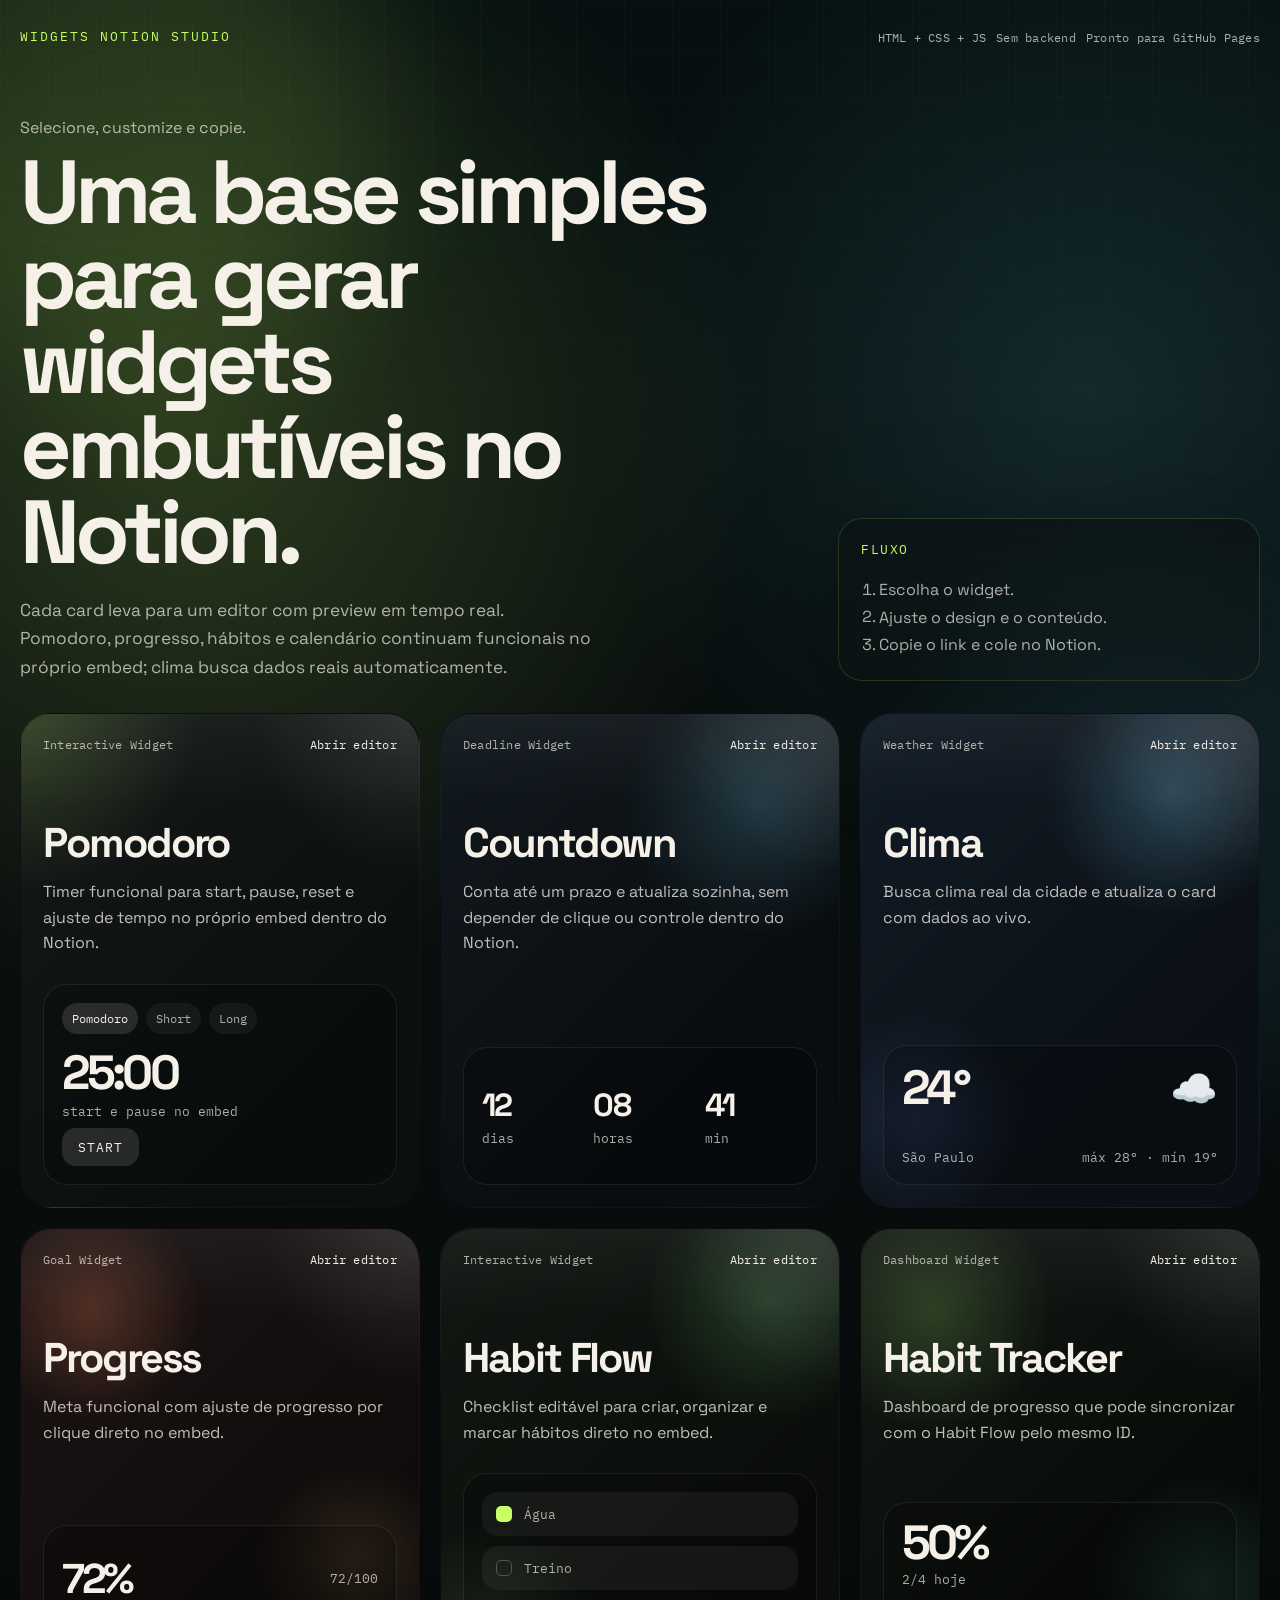
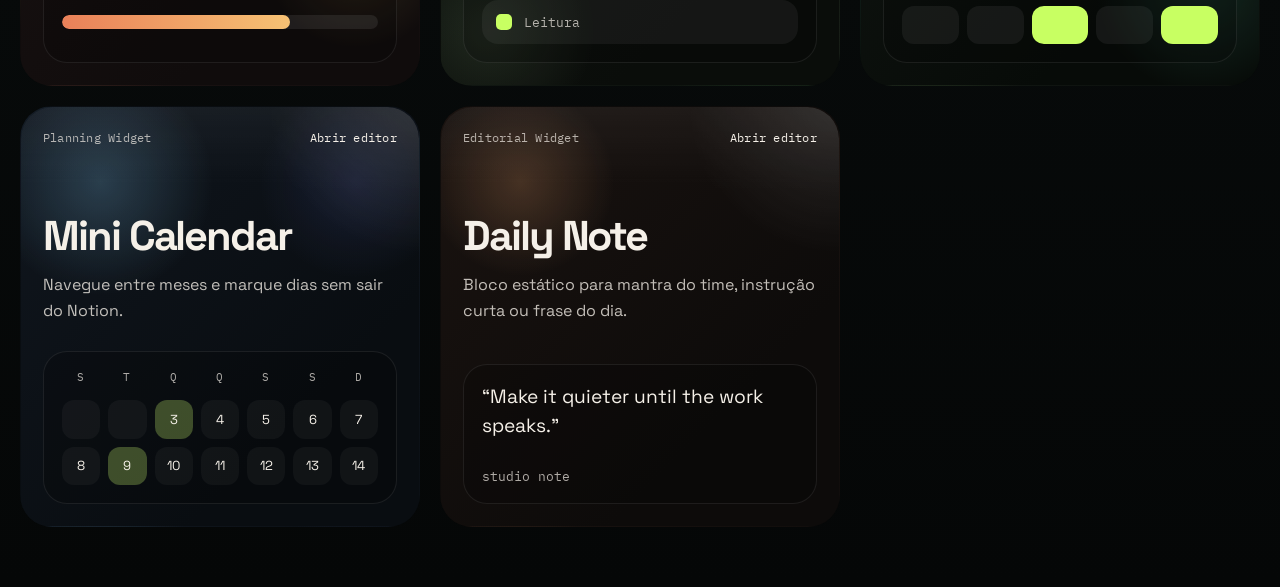
<file: index.html>
<!DOCTYPE html>
<html lang="pt-BR">
  <head>
    <meta charset="UTF-8" />
    <meta name="viewport" content="width=device-width, initial-scale=1.0" />
    <title>Widgets Notion Studio</title>
    <meta
      name="description"
      content="Escolha um widget, personalize o visual e copie a URL para embutir no Notion."
    />
    <link rel="icon" href="data:," />
    <link rel="preconnect" href="https://fonts.googleapis.com" />
    <link rel="preconnect" href="https://fonts.gstatic.com" crossorigin />
    <link
      href="https://fonts.googleapis.com/css2?family=IBM+Plex+Mono:wght@400;500;600&family=Space+Grotesk:wght@400;500;700&display=swap"
      rel="stylesheet"
    />
    <link rel="stylesheet" href="assets/styles.css" />
  </head>
  <body class="page page-home" data-page="home">
    <div class="ambient ambient-left"></div>
    <div class="ambient ambient-right"></div>

    <main class="home-shell">
      <header class="home-header">
        <p class="eyebrow">Widgets Notion Studio</p>
        <div class="header-meta">
          <span>HTML + CSS + JS</span>
          <span>Sem backend</span>
          <span>Pronto para GitHub Pages</span>
        </div>
      </header>

      <section class="hero">
        <div class="hero-copy">
          <p class="hero-lead">Selecione, customize e copie.</p>
          <h1>Uma base simples para gerar widgets embutíveis no Notion.</h1>
          <p class="hero-text">
            Cada card leva para um editor com preview em tempo real. Pomodoro,
            progresso, hábitos e calendário continuam funcionais no próprio embed;
            clima busca dados reais automaticamente.
          </p>
        </div>

        <div class="hero-note">
          <p>Fluxo</p>
          <ol>
            <li>Escolha o widget.</li>
            <li>Ajuste o design e o conteúdo.</li>
            <li>Copie o link e cole no Notion.</li>
          </ol>
        </div>
      </section>

      <section class="widget-grid" aria-label="Tipos de widget">
        <a class="widget-card widget-card-pomodoro" href="editor.html?widget=pomodoro">
          <div class="widget-card-top">
            <span class="card-tag">Interactive Widget</span>
            <span class="card-arrow">Abrir editor</span>
          </div>
          <div class="widget-card-body">
            <div class="widget-card-copy">
              <h2>Pomodoro</h2>
              <p>
                Timer funcional para start, pause, reset e ajuste de tempo no
                próprio embed dentro do Notion.
              </p>
            </div>
            <div class="widget-card-preview preview-pomodoro">
              <div class="mini-tabs">
                <span class="is-active">Pomodoro</span>
                <span>Short</span>
                <span>Long</span>
              </div>
              <div class="mini-pomodoro-stack">
                <strong>25:00</strong>
                <small>start e pause no embed</small>
                <span>START</span>
              </div>
            </div>
          </div>
        </a>

        <a class="widget-card widget-card-countdown" href="editor.html?widget=countdown">
          <div class="widget-card-top">
            <span class="card-tag">Deadline Widget</span>
            <span class="card-arrow">Abrir editor</span>
          </div>
          <div class="widget-card-body">
            <div class="widget-card-copy">
              <h2>Countdown</h2>
              <p>
                Conta até um prazo e atualiza sozinha, sem depender de clique ou
                controle dentro do Notion.
              </p>
            </div>
            <div class="widget-card-preview preview-countdown">
              <div><strong>12</strong><small>dias</small></div>
              <div><strong>08</strong><small>horas</small></div>
              <div><strong>41</strong><small>min</small></div>
            </div>
          </div>
        </a>

        <a class="widget-card widget-card-weather" href="editor.html?widget=weather">
          <div class="widget-card-top">
            <span class="card-tag">Weather Widget</span>
            <span class="card-arrow">Abrir editor</span>
          </div>
          <div class="widget-card-body">
            <div class="widget-card-copy">
              <h2>Clima</h2>
              <p>
                Busca clima real da cidade e atualiza o card com dados ao vivo.
              </p>
            </div>
            <div class="widget-card-preview preview-weather">
              <div class="mini-weather-top">
                <strong>24°</strong>
                <span>☁️</span>
              </div>
              <div class="mini-weather-bottom">
                <small>São Paulo</small>
                <small>máx 28° · mín 19°</small>
              </div>
            </div>
          </div>
        </a>

        <a class="widget-card widget-card-progress" href="editor.html?widget=progress">
          <div class="widget-card-top">
            <span class="card-tag">Goal Widget</span>
            <span class="card-arrow">Abrir editor</span>
          </div>
          <div class="widget-card-body">
            <div class="widget-card-copy">
              <h2>Progress</h2>
              <p>
                Meta funcional com ajuste de progresso por clique direto no embed.
              </p>
            </div>
            <div class="widget-card-preview preview-progress">
              <div class="mini-progress-row">
                <strong>72%</strong>
                <small>72/100</small>
              </div>
              <div class="mini-progress-bar"><span></span></div>
            </div>
          </div>
        </a>

        <a class="widget-card widget-card-habits" href="editor.html?widget=habits">
          <div class="widget-card-top">
            <span class="card-tag">Interactive Widget</span>
            <span class="card-arrow">Abrir editor</span>
          </div>
          <div class="widget-card-body">
            <div class="widget-card-copy">
              <h2>Habit Flow</h2>
              <p>
                Checklist editável para criar, organizar e marcar hábitos direto no embed.
              </p>
            </div>
            <div class="widget-card-preview preview-habits">
              <div class="mini-habit-item is-done"><span></span><small>Água</small></div>
              <div class="mini-habit-item"><span></span><small>Treino</small></div>
              <div class="mini-habit-item is-done"><span></span><small>Leitura</small></div>
            </div>
          </div>
        </a>

        <a class="widget-card widget-card-habit-tracker" href="editor.html?widget=habit-tracker">
          <div class="widget-card-top">
            <span class="card-tag">Dashboard Widget</span>
            <span class="card-arrow">Abrir editor</span>
          </div>
          <div class="widget-card-body">
            <div class="widget-card-copy">
              <h2>Habit Tracker</h2>
              <p>
                Dashboard de progresso que pode sincronizar com o Habit Flow pelo mesmo ID.
              </p>
            </div>
            <div class="widget-card-preview preview-habit-tracker">
              <div class="mini-habit-score">
                <strong>50%</strong>
                <small>2/4 hoje</small>
              </div>
              <div class="mini-habit-week">
                <span></span><span></span><span class="is-done"></span><span></span><span class="is-done"></span>
              </div>
            </div>
          </div>
        </a>

        <a class="widget-card widget-card-calendar" href="editor.html?widget=calendar">
          <div class="widget-card-top">
            <span class="card-tag">Planning Widget</span>
            <span class="card-arrow">Abrir editor</span>
          </div>
          <div class="widget-card-body">
            <div class="widget-card-copy">
              <h2>Mini Calendar</h2>
              <p>
                Navegue entre meses e marque dias sem sair do Notion.
              </p>
            </div>
            <div class="widget-card-preview preview-calendar">
              <div class="mini-calendar-weekdays">
                <span>S</span><span>T</span><span>Q</span><span>Q</span><span>S</span><span>S</span><span>D</span>
              </div>
              <div class="mini-calendar-grid">
                <span></span><span></span><span class="is-marked">3</span><span>4</span><span>5</span><span>6</span><span>7</span>
                <span>8</span><span class="is-marked">9</span><span>10</span><span>11</span><span>12</span><span>13</span><span>14</span>
              </div>
            </div>
          </div>
        </a>

        <a class="widget-card widget-card-quote" href="editor.html?widget=quote">
          <div class="widget-card-top">
            <span class="card-tag">Editorial Widget</span>
            <span class="card-arrow">Abrir editor</span>
          </div>
          <div class="widget-card-body">
            <div class="widget-card-copy">
              <h2>Daily Note</h2>
              <p>
                Bloco estático para mantra do time, instrução curta ou frase do dia.
              </p>
            </div>
            <div class="widget-card-preview preview-quote">
              <blockquote>
                “Make it quieter until the work speaks.”
              </blockquote>
              <small>studio note</small>
            </div>
          </div>
        </a>
      </section>
    </main>
  </body>
</html>
</file>
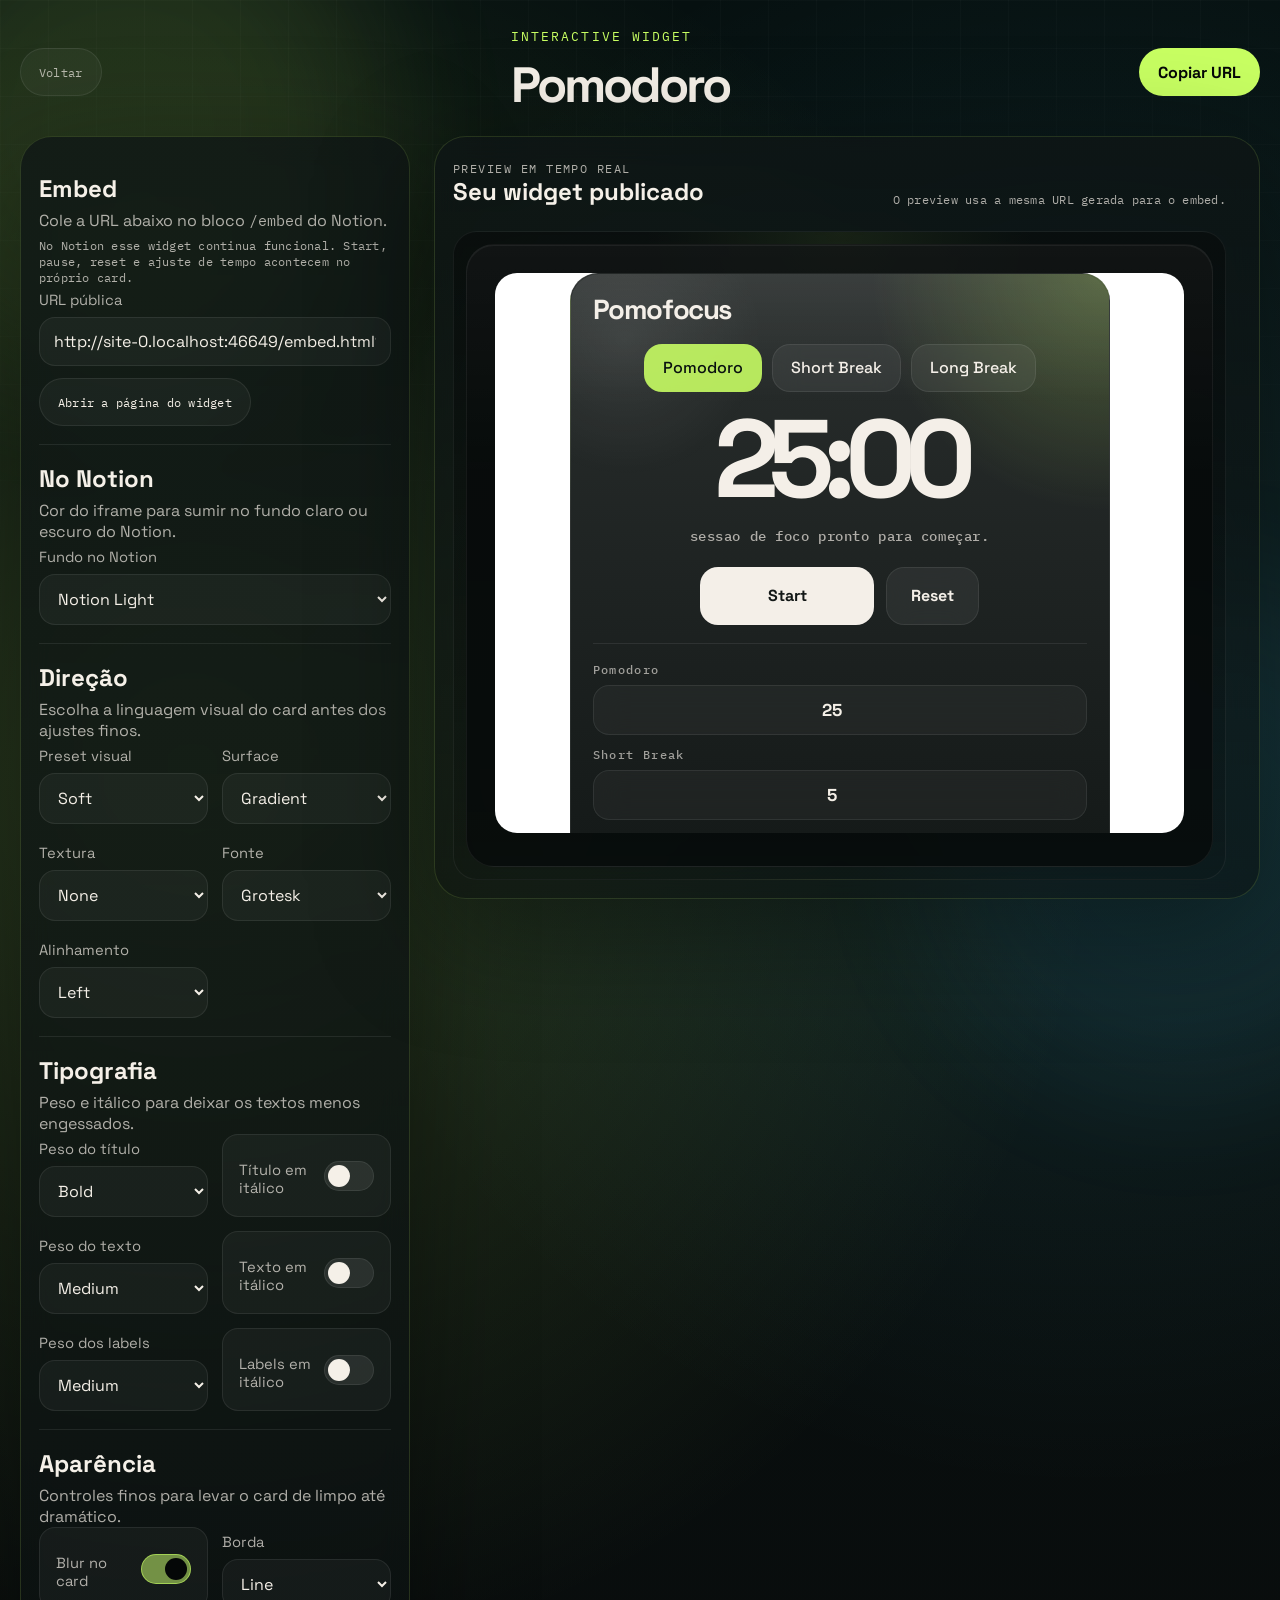
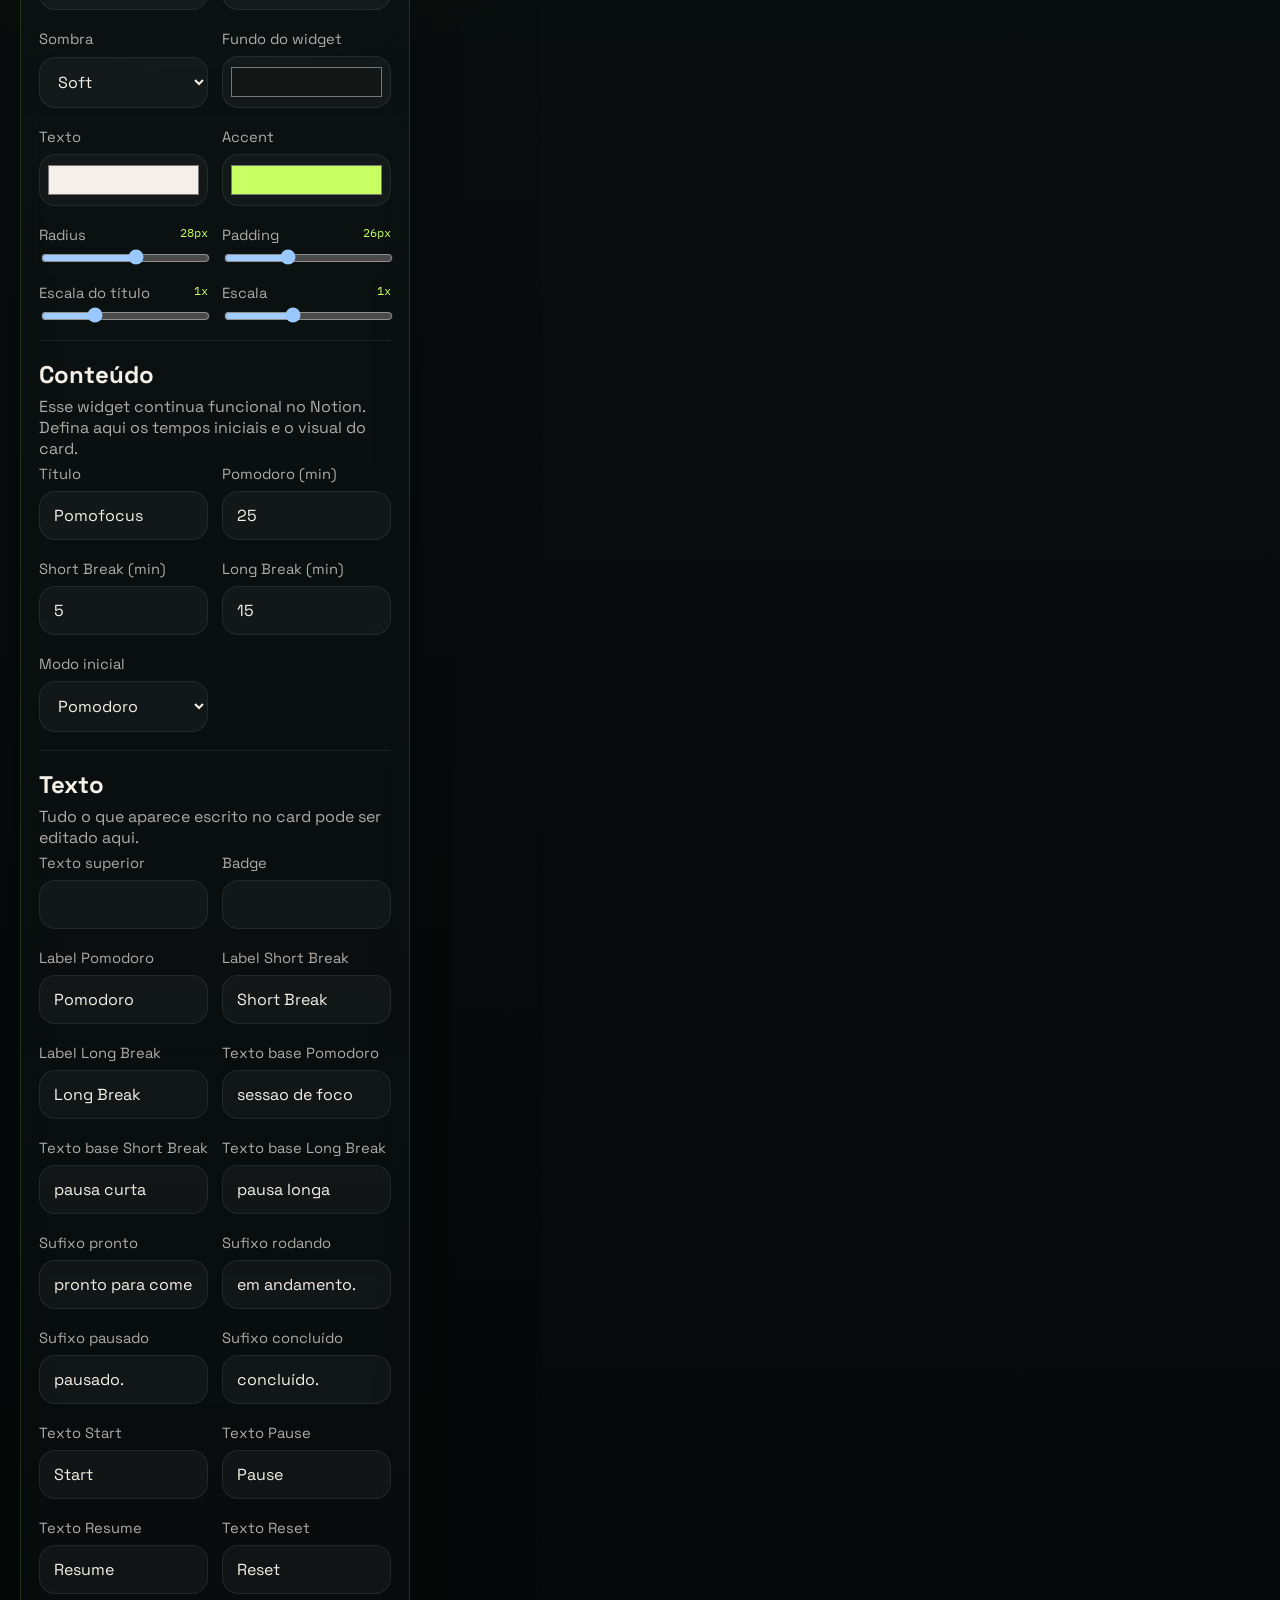
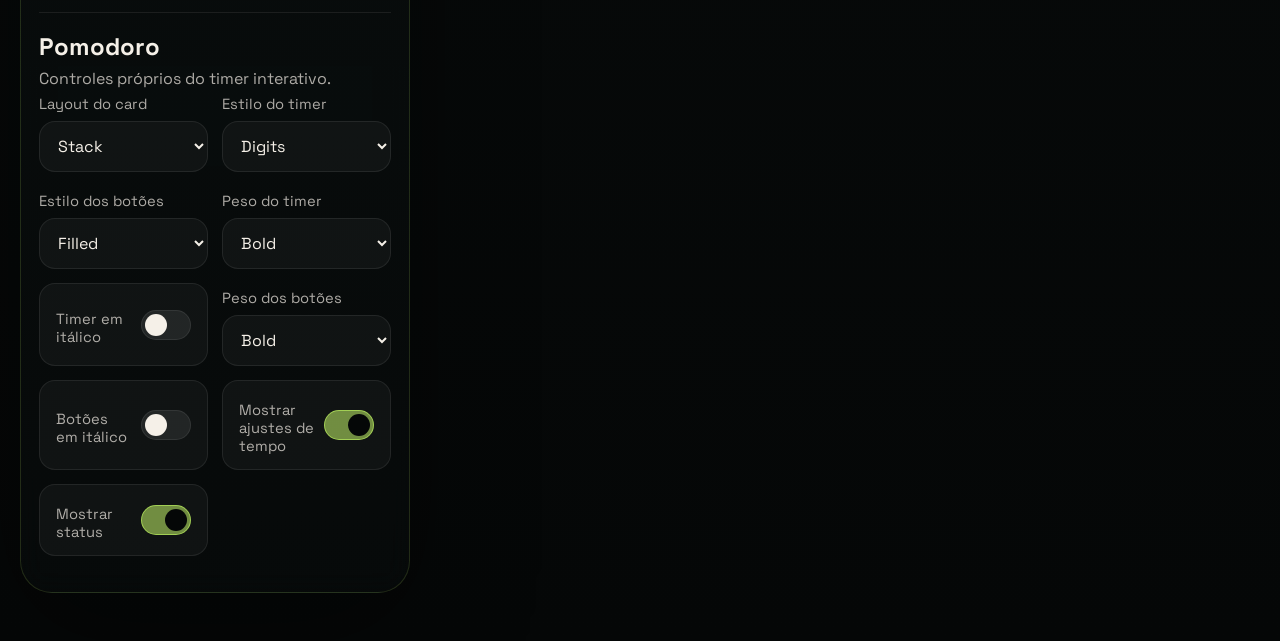
<file: editor.html>
<!DOCTYPE html>
<html lang="pt-BR">
  <head>
    <meta charset="UTF-8" />
    <meta name="viewport" content="width=device-width, initial-scale=1.0" />
    <title>Editor | Widgets Notion Studio</title>
    <meta
      name="description"
      content="Editor de widgets com preview ao vivo e geração de link para embed no Notion."
    />
    <link rel="icon" href="data:," />
    <link rel="preconnect" href="https://fonts.googleapis.com" />
    <link rel="preconnect" href="https://fonts.gstatic.com" crossorigin />
    <link
      href="https://fonts.googleapis.com/css2?family=IBM+Plex+Mono:wght@400;500;600&family=Space+Grotesk:wght@400;500;700&display=swap"
      rel="stylesheet"
    />
    <link rel="stylesheet" href="assets/styles.css" />
  </head>
  <body class="page page-editor" data-page="editor">
    <div class="ambient ambient-left"></div>
    <div class="ambient ambient-right"></div>

    <main class="editor-shell">
      <header class="editor-header">
        <a class="back-link" href="index.html">Voltar</a>
        <div class="editor-header-copy">
          <p class="eyebrow" id="widget-kicker">Widget</p>
          <h1 id="widget-name">Editor</h1>
        </div>
        <button class="primary-button" id="copy-url-button" type="button">
          Copiar URL
        </button>
      </header>

      <section class="editor-layout">
        <aside class="control-panel">
          <div class="panel-block">
            <div class="panel-heading">
              <h2>Embed</h2>
              <p>Cole a URL abaixo no bloco <code>/embed</code> do Notion.</p>
            </div>
            <p class="field-hint" id="embed-behavior-note">
              No Notion esse widget é só leitura. Mudanças de tempo, estado, texto e visual
              são feitas aqui no editor.
            </p>
            <label class="field" for="embed-url">
              <span class="field-label">URL pública</span>
              <input id="embed-url" type="text" readonly />
            </label>
            <a class="secondary-link" id="open-embed-link" target="_blank" rel="noreferrer">
              Abrir a página do widget
            </a>
          </div>

          <form id="widget-form" class="panel-form" novalidate></form>
        </aside>

        <section class="preview-panel" aria-label="Preview do widget">
          <div class="preview-toolbar">
            <div>
              <p class="preview-label">Preview em tempo real</p>
              <h2>Seu widget publicado</h2>
            </div>
            <p class="preview-note">
              O preview usa a mesma URL gerada para o embed.
            </p>
          </div>

          <div class="preview-stage">
            <div class="preview-frame-shell">
              <iframe
                id="preview-frame"
                title="Preview do widget"
                loading="eager"
              ></iframe>
            </div>
          </div>
        </section>
      </section>
    </main>

    <script src="assets/app.js"></script>
  </body>
</html>
</file>
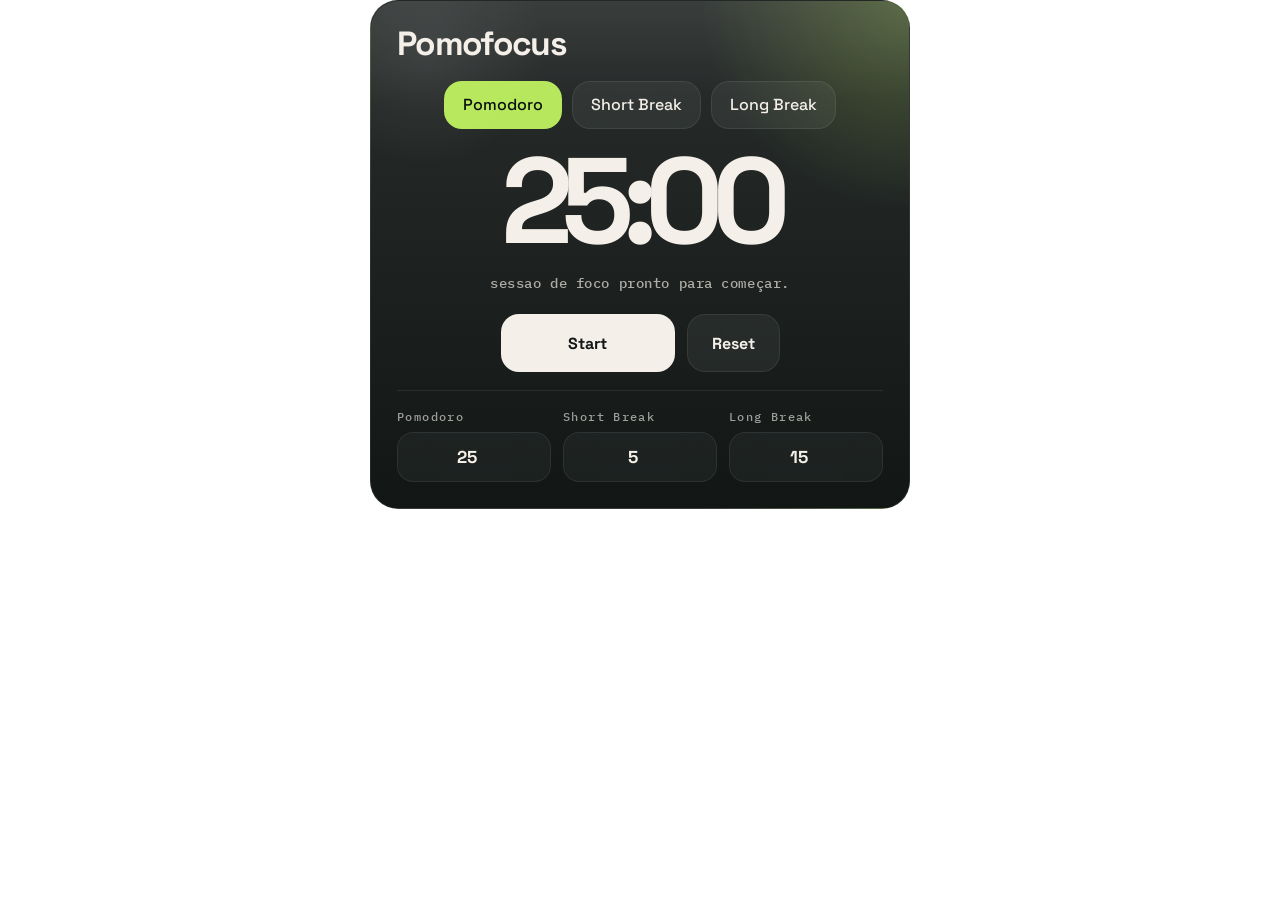
<file: embed.html>
<!DOCTYPE html>
<html lang="pt-BR">
  <head>
    <meta charset="UTF-8" />
    <meta name="viewport" content="width=device-width, initial-scale=1.0" />
    <title>Embed | Widgets Notion Studio</title>
    <link rel="icon" href="data:," />
    <link rel="stylesheet" href="assets/styles.css" />
  </head>
  <body class="page page-embed" data-page="embed">
    <main class="embed-canvas">
      <div id="embed-root"></div>
    </main>

    <script src="assets/app.js"></script>
  </body>
</html>
</file>
<file: assets/styles.css>
:root {
  color-scheme: dark;
  --bg: #070c0c;
  --bg-elevated: rgba(12, 18, 18, 0.72);
  --bg-strong: #0d1413;
  --line: rgba(204, 255, 110, 0.14);
  --line-strong: rgba(204, 255, 110, 0.28);
  --text: #f5f0e8;
  --muted: rgba(245, 240, 232, 0.7);
  --soft: rgba(245, 240, 232, 0.08);
  --accent: #c8ff62;
  --accent-strong: #8eff1f;
  --danger: #ff8f6d;
  --radius-xl: 32px;
  --radius-lg: 24px;
  --radius-md: 18px;
  --shadow: 0 32px 120px rgba(0, 0, 0, 0.4);
  --font-sans: "Space Grotesk", sans-serif;
  --font-mono: "IBM Plex Mono", monospace;
  --font-serif: "Fraunces", serif;
  --font-sora: "Sora", sans-serif;
  --font-manrope: "Manrope", sans-serif;
  --font-outfit: "Outfit", sans-serif;
  --font-syne: "Syne", sans-serif;
  --font-tight: "Inter Tight", sans-serif;
  --font-archivo: "Archivo Narrow", sans-serif;
  --font-bebas: "Bebas Neue", sans-serif;
  --font-playfair: "Playfair Display", serif;
  --font-cormorant: "Cormorant Garamond", serif;
}

* {
  box-sizing: border-box;
}

html,
body {
  margin: 0;
  min-height: 100%;
}

body {
  background:
    radial-gradient(circle at 15% 20%, rgba(200, 255, 98, 0.18), transparent 28%),
    radial-gradient(circle at 85% 18%, rgba(105, 236, 255, 0.12), transparent 24%),
    linear-gradient(180deg, #061010 0%, #090d0d 44%, #050707 100%);
  color: var(--text);
  font-family: var(--font-sans);
}

body::before {
  content: "";
  position: fixed;
  inset: 0;
  background-image:
    linear-gradient(rgba(255, 255, 255, 0.03) 1px, transparent 1px),
    linear-gradient(90deg, rgba(255, 255, 255, 0.03) 1px, transparent 1px);
  background-size: 48px 48px;
  mask-image: linear-gradient(180deg, rgba(0, 0, 0, 0.65), transparent 82%);
  pointer-events: none;
}

body.page-embed {
  --embed-bg: #ffffff;
  min-height: 0;
  background: var(--embed-bg);
}

body.page-embed::before {
  content: none;
}

.page {
  position: relative;
  overflow-x: clip;
}

.ambient {
  position: fixed;
  width: 32rem;
  height: 32rem;
  border-radius: 999px;
  filter: blur(72px);
  opacity: 0.28;
  pointer-events: none;
}

.ambient-left {
  top: -8rem;
  left: -8rem;
  background: rgba(200, 255, 98, 0.42);
}

.ambient-right {
  right: -10rem;
  bottom: -12rem;
  background: rgba(73, 207, 255, 0.28);
}

a {
  color: inherit;
  text-decoration: none;
}

code {
  font-family: var(--font-mono);
  font-size: 0.94em;
}

.eyebrow {
  margin: 0;
  color: var(--accent);
  font-family: var(--font-mono);
  font-size: 0.8rem;
  letter-spacing: 0.16em;
  text-transform: uppercase;
}

.home-shell,
.editor-shell {
  position: relative;
  z-index: 1;
  width: min(1240px, calc(100% - 40px));
  margin: 0 auto;
  padding: 28px 0 48px;
}

.home-header,
.editor-header {
  display: flex;
  align-items: center;
  justify-content: space-between;
  gap: 20px;
}

.header-meta {
  display: flex;
  flex-wrap: wrap;
  gap: 10px;
}

.header-meta span,
.card-tag,
.card-arrow,
.preview-label,
.preview-note,
.secondary-link,
.field-hint,
.back-link {
  font-family: var(--font-mono);
  font-size: 0.78rem;
  letter-spacing: 0.02em;
}

.header-meta span,
.card-tag,
.preview-note,
.back-link {
  color: var(--muted);
}

.hero {
  display: grid;
  grid-template-columns: minmax(0, 1.6fr) minmax(280px, 0.85fr);
  gap: 24px;
  padding: clamp(36px, 7vw, 72px) 0 32px;
  align-items: end;
}

.hero-copy h1 {
  margin: 12px 0 0;
  max-width: 12ch;
  font-size: clamp(3.2rem, 7vw, 6.4rem);
  line-height: 0.95;
  letter-spacing: -0.06em;
}

.hero-lead {
  margin: 0;
  color: var(--muted);
  font-size: 1rem;
}

.hero-text {
  margin: 20px 0 0;
  max-width: 36rem;
  color: var(--muted);
  font-size: 1.08rem;
  line-height: 1.65;
}

.hero-note {
  padding: 22px;
  border: 1px solid var(--line);
  border-radius: var(--radius-lg);
  background: linear-gradient(180deg, rgba(12, 18, 18, 0.72), rgba(10, 14, 14, 0.38));
  backdrop-filter: blur(16px);
  box-shadow: var(--shadow);
}

.hero-note p,
.panel-heading h2,
.preview-toolbar h2,
.widget-card-copy h2,
.editor-header-copy h1 {
  margin: 0;
}

.hero-note p {
  color: var(--accent);
  font-family: var(--font-mono);
  font-size: 0.8rem;
  text-transform: uppercase;
  letter-spacing: 0.12em;
}

.hero-note ol {
  margin: 18px 0 0;
  padding-left: 18px;
  color: var(--muted);
  line-height: 1.7;
}

.widget-grid {
  display: grid;
  grid-template-columns: repeat(3, minmax(0, 1fr));
  gap: 20px;
  padding-bottom: 12px;
}

.widget-card {
  position: relative;
  display: flex;
  flex-direction: column;
  min-height: 410px;
  padding: 22px;
  border: 1px solid transparent;
  border-radius: var(--radius-xl);
  overflow: hidden;
  transition:
    transform 220ms ease,
    border-color 220ms ease,
    box-shadow 220ms ease;
}

.widget-card::before {
  content: "";
  position: absolute;
  inset: 0;
  border-radius: inherit;
  background:
    radial-gradient(circle at top right, rgba(255, 255, 255, 0.14), transparent 26%),
    linear-gradient(180deg, rgba(255, 255, 255, 0.06), transparent 20%);
  opacity: 0.8;
  pointer-events: none;
}

.widget-card:hover {
  transform: translateY(-8px);
  border-color: var(--line-strong);
  box-shadow: 0 28px 90px rgba(0, 0, 0, 0.4);
}

.widget-card-top,
.widget-card-body {
  position: relative;
  z-index: 1;
}

.widget-card-top {
  display: flex;
  align-items: center;
  justify-content: space-between;
  gap: 12px;
}

.card-arrow {
  color: var(--text);
}

.widget-card-body {
  display: flex;
  flex: 1;
  flex-direction: column;
  justify-content: space-between;
  gap: 28px;
  padding-top: 64px;
}

.widget-card-copy h2 {
  font-size: clamp(2rem, 4vw, 2.6rem);
  letter-spacing: -0.05em;
}

.widget-card-copy p {
  margin: 10px 0 0;
  color: rgba(245, 240, 232, 0.78);
  line-height: 1.6;
}

.widget-card-preview {
  padding: 18px;
  border-radius: 24px;
  background: rgba(5, 8, 8, 0.24);
  border: 1px solid rgba(255, 255, 255, 0.08);
  min-height: 138px;
}

.widget-card-pomodoro {
  background:
    radial-gradient(circle at top left, rgba(200, 255, 98, 0.18), transparent 28%),
    linear-gradient(135deg, #141918 0%, #0b0f0f 70%);
}

.widget-card-countdown {
  background:
    radial-gradient(circle at 80% 18%, rgba(111, 212, 255, 0.18), transparent 26%),
    linear-gradient(135deg, #11181d 0%, #090d10 68%);
}

.widget-card-quote {
  background:
    radial-gradient(circle at 20% 18%, rgba(255, 176, 118, 0.2), transparent 20%),
    linear-gradient(135deg, #1a1310 0%, #0d0b0a 72%);
}

.widget-card-weather {
  background:
    radial-gradient(circle at 78% 16%, rgba(123, 215, 255, 0.24), transparent 24%),
    radial-gradient(circle at 14% 82%, rgba(115, 145, 255, 0.14), transparent 20%),
    linear-gradient(135deg, #111b25 0%, #0b1016 72%);
}

.widget-card-progress {
  background:
    radial-gradient(circle at 18% 18%, rgba(255, 139, 95, 0.24), transparent 22%),
    radial-gradient(circle at 84% 72%, rgba(255, 209, 113, 0.12), transparent 20%),
    linear-gradient(135deg, #1b1313 0%, #100c0c 72%);
}

.widget-card-habits {
  background:
    radial-gradient(circle at 82% 16%, rgba(134, 240, 143, 0.18), transparent 24%),
    radial-gradient(circle at 12% 88%, rgba(211, 255, 188, 0.1), transparent 20%),
    linear-gradient(135deg, #111712 0%, #0a0d0a 74%);
}

.widget-card-habit-tracker {
  background:
    radial-gradient(circle at 18% 18%, rgba(173, 255, 120, 0.18), transparent 24%),
    radial-gradient(circle at 86% 78%, rgba(111, 255, 211, 0.12), transparent 22%),
    linear-gradient(135deg, #131814 0%, #070b08 74%);
}

.widget-card-calendar {
  background:
    radial-gradient(circle at 20% 18%, rgba(139, 212, 255, 0.22), transparent 24%),
    radial-gradient(circle at 84% 18%, rgba(117, 132, 255, 0.12), transparent 20%),
    linear-gradient(135deg, #10161e 0%, #090d11 72%);
}

.preview-pomodoro,
.preview-countdown,
.preview-quote,
.preview-weather,
.preview-progress,
.preview-habits,
.preview-habit-tracker,
.preview-calendar {
  display: grid;
  align-items: center;
  gap: 18px;
}

.preview-pomodoro {
  align-content: space-between;
  min-height: 140px;
}

.mini-ring {
  width: 80px;
  height: 80px;
  border-radius: 50%;
  background:
    radial-gradient(circle at center, rgba(5, 8, 8, 0.88) 56%, transparent 57%),
    conic-gradient(var(--accent) 0 78%, rgba(255, 255, 255, 0.08) 78% 100%);
}

.mini-stack {
  display: grid;
  gap: 4px;
}

.mini-stack span,
.mini-stack small,
.preview-quote small {
  color: var(--muted);
  font-family: var(--font-mono);
}

.mini-stack strong {
  font-size: 2rem;
  letter-spacing: -0.05em;
}

.mini-tabs {
  display: flex;
  flex-wrap: wrap;
  gap: 8px;
}

.mini-tabs span,
.mini-pomodoro-stack span {
  font-family: var(--font-mono);
}

.mini-tabs span {
  padding: 8px 10px;
  border-radius: 999px;
  background: rgba(255, 255, 255, 0.05);
  color: var(--muted);
  font-size: 0.72rem;
}

.mini-tabs .is-active {
  background: rgba(255, 255, 255, 0.12);
  color: var(--text);
}

.mini-pomodoro-stack {
  display: grid;
  gap: 8px;
}

.mini-pomodoro-stack strong {
  font-size: 3rem;
  letter-spacing: -0.08em;
  line-height: 0.88;
}

.mini-pomodoro-stack small {
  color: var(--muted);
  font-family: var(--font-mono);
}

.mini-pomodoro-stack span {
  display: inline-flex;
  align-items: center;
  justify-content: center;
  width: fit-content;
  min-height: 38px;
  padding: 0 16px;
  border-radius: 14px;
  background: rgba(255, 255, 255, 0.12);
  color: var(--text);
  font-size: 0.82rem;
  letter-spacing: 0.08em;
  text-transform: uppercase;
}

.preview-countdown {
  grid-template-columns: repeat(3, minmax(0, 1fr));
}

.preview-countdown div {
  display: grid;
  gap: 4px;
}

.preview-countdown strong {
  font-size: 2rem;
  letter-spacing: -0.05em;
}

.preview-countdown small {
  color: var(--muted);
  font-family: var(--font-mono);
}

.preview-quote {
  align-content: space-between;
  min-height: 140px;
}

.preview-quote blockquote {
  margin: 0;
  font-size: 1.2rem;
  line-height: 1.5;
}

.preview-weather {
  align-content: space-between;
  min-height: 140px;
}

.mini-weather-top,
.mini-weather-bottom,
.mini-progress-row,
.mini-habit-item {
  display: flex;
  align-items: center;
  justify-content: space-between;
  gap: 12px;
}

.mini-weather-top strong {
  font-size: 3rem;
  letter-spacing: -0.08em;
  line-height: 0.88;
}

.mini-weather-top span {
  font-size: 2.4rem;
}

.mini-weather-bottom {
  align-items: end;
}

.mini-weather-bottom small,
.mini-progress-row small,
.mini-habit-item small,
.mini-calendar-weekdays span {
  color: var(--muted);
  font-family: var(--font-mono);
}

.preview-progress {
  align-content: center;
}

.mini-progress-row strong {
  font-size: 2.6rem;
  letter-spacing: -0.08em;
  line-height: 0.9;
}

.mini-progress-bar {
  overflow: hidden;
  width: 100%;
  height: 14px;
  border-radius: 999px;
  background: rgba(255, 255, 255, 0.08);
}

.mini-progress-bar span {
  display: block;
  width: 72%;
  height: 100%;
  border-radius: inherit;
  background: linear-gradient(90deg, rgba(255, 139, 95, 0.9), rgba(255, 200, 119, 0.96));
}

.preview-habits {
  gap: 10px;
}

.mini-habit-item {
  min-height: 44px;
  justify-content: start;
  padding: 0 14px;
  border-radius: 16px;
  background: rgba(255, 255, 255, 0.05);
}

.mini-habit-item span {
  width: 16px;
  height: 16px;
  border: 1px solid rgba(255, 255, 255, 0.24);
  border-radius: 5px;
  background: transparent;
}

.mini-habit-item.is-done span {
  background: var(--accent);
  border-color: transparent;
}

.preview-habit-tracker {
  align-content: space-between;
  min-height: 140px;
}

.mini-habit-score {
  display: grid;
  gap: 6px;
}

.mini-habit-score strong {
  font-size: 3rem;
  letter-spacing: -0.08em;
  line-height: 0.9;
}

.mini-habit-score small {
  color: var(--muted);
  font-family: var(--font-mono);
}

.mini-habit-week {
  display: grid;
  grid-template-columns: repeat(5, minmax(0, 1fr));
  gap: 8px;
}

.mini-habit-week span {
  height: 38px;
  border-radius: 12px;
  background: rgba(255, 255, 255, 0.06);
}

.mini-habit-week .is-done {
  background: var(--accent);
}

.preview-calendar {
  gap: 16px;
}

.mini-calendar-weekdays,
.mini-calendar-grid {
  display: grid;
  grid-template-columns: repeat(7, minmax(0, 1fr));
  gap: 8px;
}

.mini-calendar-weekdays span,
.mini-calendar-grid span {
  display: grid;
  place-items: center;
}

.mini-calendar-weekdays span {
  font-size: 0.7rem;
  letter-spacing: 0.1em;
}

.mini-calendar-grid span {
  aspect-ratio: 1;
  border-radius: 12px;
  background: rgba(255, 255, 255, 0.04);
  font-size: 0.82rem;
}

.mini-calendar-grid .is-marked {
  background: color-mix(in srgb, var(--accent) 24%, rgba(255, 255, 255, 0.04));
  color: var(--text);
}

.editor-header {
  padding-bottom: 20px;
}

.editor-header-copy h1 {
  margin-top: 8px;
  font-size: clamp(2rem, 4vw, 3.1rem);
  letter-spacing: -0.06em;
}

.editor-layout {
  display: grid;
  grid-template-columns: minmax(320px, 390px) minmax(0, 1fr);
  gap: 24px;
  align-items: start;
}

.control-panel,
.preview-panel {
  border: 1px solid var(--line);
  border-radius: var(--radius-xl);
  background: linear-gradient(180deg, rgba(14, 21, 21, 0.78), rgba(9, 13, 13, 0.52));
  backdrop-filter: blur(14px);
  box-shadow: var(--shadow);
}

.control-panel {
  padding: 18px;
}

.panel-block,
.panel-section {
  padding: 18px 0;
}

.panel-block + .panel-form,
.panel-section + .panel-section {
  border-top: 1px solid rgba(255, 255, 255, 0.08);
}

.panel-heading p,
.preview-note,
.field-hint,
.field-label,
.preview-toolbar p {
  margin: 6px 0 0;
  color: var(--muted);
}

.panel-form {
  display: grid;
}

.field-grid {
  display: grid;
  gap: 14px;
}

.field-grid.two-columns {
  grid-template-columns: repeat(2, minmax(0, 1fr));
}

.field {
  display: grid;
  gap: 8px;
}

.field--toggle {
  grid-template-columns: 1fr auto;
  align-items: center;
  padding: 14px 16px;
  border: 1px solid rgba(255, 255, 255, 0.08);
  border-radius: 16px;
  background: rgba(255, 255, 255, 0.04);
}

.field--wide {
  grid-column: 1 / -1;
}

.field-label {
  font-size: 0.92rem;
}

input,
select,
textarea,
button {
  font: inherit;
}

input:not([type="checkbox"]),
select,
textarea {
  width: 100%;
  padding: 13px 14px;
  border: 1px solid rgba(255, 255, 255, 0.08);
  border-radius: 16px;
  background: rgba(255, 255, 255, 0.04);
  color: var(--text);
  transition:
    border-color 160ms ease,
    background-color 160ms ease;
}

input:not([type="checkbox"]):focus,
select:focus,
textarea:focus {
  outline: none;
  border-color: var(--line-strong);
  background: rgba(255, 255, 255, 0.07);
}

input[type="checkbox"] {
  appearance: none;
  position: relative;
  width: 50px;
  height: 30px;
  margin: 0;
  border: 1px solid rgba(255, 255, 255, 0.08);
  border-radius: 999px;
  background: rgba(255, 255, 255, 0.08);
  cursor: pointer;
  transition:
    background-color 160ms ease,
    border-color 160ms ease;
}

input[type="checkbox"]::before {
  content: "";
  position: absolute;
  top: 3px;
  left: 3px;
  width: 22px;
  height: 22px;
  border-radius: 50%;
  background: var(--text);
  transition:
    transform 160ms ease,
    background-color 160ms ease;
}

input[type="checkbox"]:checked {
  border-color: color-mix(in srgb, var(--accent) 58%, transparent);
  background: color-mix(in srgb, var(--accent) 48%, rgba(255, 255, 255, 0.08));
}

input[type="checkbox"]:checked::before {
  transform: translateX(20px);
  background: #050707;
}

textarea {
  min-height: 108px;
  resize: vertical;
}

input[type="color"] {
  min-height: 52px;
  padding: 6px;
  cursor: pointer;
}

input[type="range"] {
  padding: 0;
  background: transparent;
  border: 0;
}

input[type="range"]::-webkit-slider-runnable-track {
  height: 8px;
  border-radius: 999px;
  background: rgba(255, 255, 255, 0.08);
}

input[type="range"]::-webkit-slider-thumb {
  -webkit-appearance: none;
  width: 18px;
  height: 18px;
  margin-top: -5px;
  border-radius: 50%;
  background: var(--accent);
  border: 0;
}

input[type="range"]::-moz-range-track {
  height: 8px;
  border-radius: 999px;
  background: rgba(255, 255, 255, 0.08);
}

input[type="range"]::-moz-range-thumb {
  width: 18px;
  height: 18px;
  border: 0;
  border-radius: 50%;
  background: var(--accent);
}

.range-meta {
  display: flex;
  align-items: center;
  justify-content: space-between;
  gap: 10px;
}

.range-value {
  color: var(--accent);
  font-family: var(--font-mono);
  font-size: 0.78rem;
}

.primary-button,
.secondary-link,
.back-link {
  display: inline-flex;
  align-items: center;
  justify-content: center;
  gap: 8px;
  min-height: 48px;
  padding: 0 18px;
  border-radius: 999px;
  border: 1px solid transparent;
  transition:
    transform 160ms ease,
    background-color 160ms ease,
    border-color 160ms ease;
}

.primary-button {
  background: var(--accent);
  color: #050707;
  font-weight: 700;
  cursor: pointer;
}

.primary-button:hover,
.secondary-link:hover,
.back-link:hover {
  transform: translateY(-2px);
}

.secondary-link,
.back-link {
  border-color: rgba(255, 255, 255, 0.08);
  background: rgba(255, 255, 255, 0.04);
}

.secondary-link {
  margin-top: 12px;
}

.preview-panel {
  position: sticky;
  top: 18px;
  align-self: start;
  display: grid;
  gap: 18px;
  padding: 18px;
  min-height: 760px;
  max-height: calc(100vh - 36px);
  overflow: auto;
  scrollbar-gutter: stable;
}

.preview-toolbar {
  display: flex;
  align-items: end;
  justify-content: space-between;
  gap: 20px;
  padding-bottom: 6px;
}

.preview-label {
  font-family: var(--font-mono);
  font-size: 0.76rem;
  text-transform: uppercase;
  letter-spacing: 0.12em;
}

.preview-stage {
  display: grid;
  place-items: center;
  min-height: 100%;
  padding: 12px;
  border-radius: calc(var(--radius-xl) - 8px);
  background:
    radial-gradient(circle at top, rgba(200, 255, 98, 0.08), transparent 26%),
    linear-gradient(180deg, rgba(5, 8, 8, 0.5), rgba(5, 8, 8, 0.12));
  border: 1px solid rgba(255, 255, 255, 0.06);
}

.preview-frame-shell {
  width: min(100%, 860px);
  min-height: 620px;
  padding: clamp(18px, 3vw, 28px);
  border-radius: 28px;
  background:
    linear-gradient(180deg, rgba(255, 255, 255, 0.04), transparent 38%),
    rgba(8, 11, 11, 0.84);
  border: 1px solid rgba(255, 255, 255, 0.06);
  box-shadow: inset 0 1px 0 rgba(255, 255, 255, 0.06);
}

#preview-frame {
  width: 100%;
  min-height: 560px;
  border: 0;
  border-radius: 22px;
  background: transparent;
}

.embed-canvas {
  min-height: 0;
  display: block;
  padding: 0;
  background: var(--embed-bg);
}

#embed-root {
  width: min(100%, var(--embed-width, 540px));
  margin: 0 auto;
}

.widget-shell {
  --widget-bg: #101615;
  --widget-text: #f5f0e8;
  --widget-accent: #c8ff62;
  --widget-radius: 28px;
  --widget-scale: 1;
  --widget-shadow: 0.35;
  --widget-pad: 26px;
  --widget-title-scale: 1;
  --widget-title-weight: 700;
  --widget-title-style: normal;
  --widget-body-weight: 500;
  --widget-body-style: normal;
  --widget-meta-weight: 500;
  --widget-meta-style: normal;
  --widget-timer-weight: 700;
  --widget-timer-style: normal;
  --widget-button-weight: 700;
  --widget-button-style: normal;
  --widget-font: var(--font-sans);
  position: relative;
  overflow: hidden;
  width: 100%;
  color: var(--widget-text);
  font-family: var(--widget-font);
  border-radius: var(--widget-radius);
  transform: scale(var(--widget-scale));
  transform-origin: center center;
}

.widget-shell::before {
  content: "";
  position: absolute;
  inset: 0;
  border-radius: inherit;
  pointer-events: none;
}

.widget-shell::after {
  content: "";
  position: absolute;
  inset: 0;
  border-radius: inherit;
  pointer-events: none;
  opacity: 0;
}

.widget-blur-off::before {
  opacity: 0.32;
}

.widget-style--soft {
  background:
    radial-gradient(circle at top right, color-mix(in srgb, var(--widget-accent) 24%, transparent), transparent 28%),
    linear-gradient(180deg, color-mix(in srgb, var(--widget-bg) 90%, white), var(--widget-bg));
  border: 1px solid rgba(255, 255, 255, 0.07);
  box-shadow: 0 24px 70px rgba(0, 0, 0, var(--widget-shadow));
}

.widget-style--soft::before {
  background:
    linear-gradient(180deg, rgba(255, 255, 255, 0.08), transparent 20%),
    radial-gradient(circle at 10% 10%, rgba(255, 255, 255, 0.08), transparent 18%);
}

.widget-style--glass {
  background:
    linear-gradient(180deg, rgba(255, 255, 255, 0.12), rgba(255, 255, 255, 0.04)),
    color-mix(in srgb, var(--widget-bg) 82%, transparent);
  border: 1px solid rgba(255, 255, 255, 0.18);
  box-shadow:
    inset 0 1px 0 rgba(255, 255, 255, 0.18),
    0 26px 90px rgba(0, 0, 0, calc(var(--widget-shadow) + 0.1));
  backdrop-filter: blur(18px);
}

.widget-style--glass::before {
  background: linear-gradient(135deg, rgba(255, 255, 255, 0.2), transparent 38%);
}

.widget-blur-off.widget-style--soft,
.widget-blur-off.widget-style--glass,
.widget-blur-off.widget-style--brutal {
  box-shadow: none;
}

.widget-blur-off.widget-style--glass {
  backdrop-filter: none;
}

.widget-style--brutal {
  background: var(--widget-bg);
  border: 2px solid var(--widget-text);
  box-shadow:
    14px 14px 0 color-mix(in srgb, var(--widget-accent) 60%, black 20%),
    0 18px 60px rgba(0, 0, 0, calc(var(--widget-shadow) + 0.12));
}

.widget-style--brutal::before {
  inset: auto 0 0 0;
  height: 10px;
  background: var(--widget-accent);
}

.widget-style--editorial {
  --widget-font: var(--font-serif);
  background:
    linear-gradient(180deg, color-mix(in srgb, var(--widget-bg) 92%, #fff0df 8%), var(--widget-bg)),
    radial-gradient(circle at top left, color-mix(in srgb, var(--widget-accent) 20%, transparent), transparent 30%);
  border: 1px solid color-mix(in srgb, var(--widget-text) 12%, transparent);
  box-shadow: 0 24px 64px rgba(0, 0, 0, calc(var(--widget-shadow) + 0.02));
}

.widget-style--editorial::before {
  background:
    linear-gradient(180deg, rgba(255, 255, 255, 0.16), transparent 16%),
    linear-gradient(90deg, rgba(255, 255, 255, 0.04), transparent 42%);
}

.widget-style--minimal {
  background: color-mix(in srgb, var(--widget-bg) 96%, white 4%);
  border: 1px solid rgba(255, 255, 255, 0.08);
  box-shadow: 0 18px 42px rgba(0, 0, 0, calc(var(--widget-shadow) - 0.08));
}

.widget-style--minimal::before {
  background: linear-gradient(180deg, rgba(255, 255, 255, 0.04), transparent 22%);
}

.widget-surface--solid.widget-style--soft,
.widget-surface--solid.widget-style--editorial,
.widget-surface--solid.widget-style--minimal,
.widget-surface--solid.widget-style--brutal {
  background: var(--widget-bg);
}

.widget-surface--solid.widget-style--glass {
  background: color-mix(in srgb, var(--widget-bg) 88%, transparent);
}

.widget-surface--quiet.widget-style--soft,
.widget-surface--quiet.widget-style--editorial,
.widget-surface--quiet.widget-style--minimal,
.widget-surface--quiet.widget-style--brutal {
  background: linear-gradient(180deg, color-mix(in srgb, var(--widget-bg) 94%, white), var(--widget-bg));
}

.widget-surface--quiet.widget-style--glass {
  background:
    linear-gradient(180deg, rgba(255, 255, 255, 0.08), rgba(255, 255, 255, 0.03)),
    color-mix(in srgb, var(--widget-bg) 88%, transparent);
}

.widget-border--none {
  border-width: 0;
  border-color: transparent;
}

.widget-border--frame {
  border-width: 2px;
}

.widget-border--accent {
  border-width: 2px;
  border-color: color-mix(in srgb, var(--widget-accent) 54%, rgba(255, 255, 255, 0.12));
}

.widget-shadow--none {
  box-shadow: none !important;
}

.widget-shadow--soft {
  --widget-shadow: 0.24;
}

.widget-shadow--deep {
  --widget-shadow: 0.58;
}

.widget-shadow--deep.widget-style--soft,
.widget-shadow--deep.widget-style--editorial {
  box-shadow: 0 42px 118px rgba(0, 0, 0, calc(var(--widget-shadow) + 0.02));
}

.widget-shadow--deep.widget-style--glass {
  box-shadow:
    inset 0 1px 0 rgba(255, 255, 255, 0.18),
    0 44px 128px rgba(0, 0, 0, calc(var(--widget-shadow) + 0.02));
}

.widget-shadow--deep.widget-style--brutal {
  box-shadow:
    18px 18px 0 color-mix(in srgb, var(--widget-accent) 68%, black 18%),
    0 30px 96px rgba(0, 0, 0, calc(var(--widget-shadow) + 0.06));
}

.widget-shadow--deep.widget-style--minimal {
  box-shadow: 0 24px 72px rgba(0, 0, 0, calc(var(--widget-shadow) - 0.08));
}

.page-embed .widget-style--soft,
.page-embed .widget-style--glass,
.page-embed .widget-style--brutal,
.page-embed .widget-style--editorial,
.page-embed .widget-style--minimal {
  box-shadow: none;
}

.page-embed .widget-style--glass {
  backdrop-filter: none;
}

.widget-frame {
  position: relative;
  display: grid;
  gap: 18px;
  padding: var(--widget-pad);
}

.widget-head {
  display: flex;
  align-items: start;
  justify-content: space-between;
  gap: 18px;
}

.widget-meta {
  display: grid;
  gap: 8px;
}

.widget-kicker {
  color: color-mix(in srgb, var(--widget-text) 58%, transparent);
  font-family: var(--font-mono);
  font-size: 0.72rem;
  font-style: var(--widget-meta-style);
  font-weight: var(--widget-meta-weight);
  letter-spacing: 0.14em;
}

.widget-title {
  margin: 0;
  font-size: calc(clamp(1.4rem, 4vw, 2.1rem) * var(--widget-title-scale));
  font-style: var(--widget-title-style);
  font-weight: var(--widget-title-weight);
  line-height: 1;
  letter-spacing: -0.05em;
}

.widget-chip {
  align-self: start;
  padding: 10px 12px;
  border-radius: 999px;
  background: rgba(255, 255, 255, 0.07);
  color: var(--widget-text);
  font-family: var(--font-mono);
  font-size: 0.74rem;
  font-style: var(--widget-meta-style);
  font-weight: var(--widget-meta-weight);
}

.widget-blur-on .widget-chip,
.widget-blur-on .countdown-cell,
.widget-blur-on .pomodoro-tab,
.widget-blur-on .pomodoro-button,
.widget-blur-on .pomodoro-setting input {
  backdrop-filter: blur(14px);
}

.widget-blur-off .widget-chip,
.widget-blur-off .countdown-cell,
.widget-blur-off .pomodoro-tab,
.widget-blur-off .pomodoro-button,
.widget-blur-off .pomodoro-setting input {
  backdrop-filter: none;
  box-shadow: none;
}

.widget-texture--grid::after {
  opacity: 0.16;
  background-image:
    linear-gradient(rgba(255, 255, 255, 0.06) 1px, transparent 1px),
    linear-gradient(90deg, rgba(255, 255, 255, 0.06) 1px, transparent 1px);
  background-size: 26px 26px;
  mask-image: linear-gradient(180deg, rgba(0, 0, 0, 0.8), transparent 88%);
}

.widget-texture--noise::after {
  opacity: 0.12;
  background-image:
    radial-gradient(circle at 20% 20%, rgba(255, 255, 255, 0.12) 0 0.7px, transparent 0.8px),
    radial-gradient(circle at 80% 30%, rgba(255, 255, 255, 0.1) 0 0.7px, transparent 0.8px),
    radial-gradient(circle at 40% 80%, rgba(255, 255, 255, 0.08) 0 0.7px, transparent 0.8px);
  background-size: 12px 12px, 14px 14px, 16px 16px;
  mix-blend-mode: screen;
}

.widget-align--center .widget-head {
  flex-direction: column;
  align-items: center;
  text-align: center;
}

.widget-align--center .widget-chip,
.widget-align--center .quote-author {
  align-self: center;
  justify-self: center;
}

.widget-align--center .pomodoro-tabs,
.widget-align--center .pomodoro-status,
.widget-align--center .quote-details {
  justify-content: center;
  text-align: center;
}

.widget-align--center .quote-block {
  padding-top: 18px;
  padding-left: 0;
  border-top: 3px solid var(--widget-accent);
  border-left: 0;
}

.widget-frame--pomodoro {
  gap: 20px;
}

.pomodoro-main {
  display: grid;
  gap: 22px;
}

.pomodoro-primary,
.pomodoro-secondary {
  display: grid;
  gap: 18px;
}

.pomodoro-display-shell {
  display: grid;
  place-items: center;
}

.pomodoro-ring {
  --progress: 0;
  width: 100%;
}

.pomodoro-tabs {
  display: flex;
  flex-wrap: wrap;
  gap: 10px;
  justify-content: center;
}

.pomodoro-tab,
.pomodoro-button {
  border: 1px solid rgba(255, 255, 255, 0.08);
  border-radius: 18px;
  background: rgba(255, 255, 255, 0.06);
  color: var(--widget-text);
}

.pomodoro-tab {
  min-height: 48px;
  font-style: var(--widget-body-style);
  font-weight: var(--widget-body-weight);
  padding: 0 18px;
  cursor: pointer;
  transition:
    transform 160ms ease,
    background-color 160ms ease,
    border-color 160ms ease,
    color 160ms ease;
}

.pomodoro-tab:hover,
.pomodoro-button:hover {
  transform: translateY(-1px);
}

.pomodoro-tab.is-active {
  background: color-mix(in srgb, var(--widget-accent) 88%, rgba(255, 255, 255, 0.08));
  color: #091010;
  border-color: transparent;
}

.pomodoro-timer {
  font-size: clamp(4.8rem, 16vw, 7.6rem);
  font-style: var(--widget-timer-style);
  font-weight: var(--widget-timer-weight);
  letter-spacing: -0.1em;
  line-height: 0.9;
  text-align: center;
}

.pomodoro-timer-style--digits .pomodoro-ring {
  display: grid;
  place-items: center;
}

.pomodoro-timer-style--ring .pomodoro-ring {
  position: relative;
  display: grid;
  place-items: center;
  width: min(100%, 294px);
  aspect-ratio: 1;
  border-radius: 50%;
  background:
    radial-gradient(circle at center, rgba(7, 10, 10, 0.94) 57%, transparent 58%),
    conic-gradient(var(--widget-accent) 0 calc(var(--progress) * 1%), rgba(255, 255, 255, 0.08) 0);
}

.pomodoro-timer-style--ring .pomodoro-ring::after {
  content: "";
  position: absolute;
  inset: 18px;
  border-radius: 50%;
  border: 1px solid rgba(255, 255, 255, 0.08);
}

.pomodoro-timer-style--ring .pomodoro-timer {
  position: relative;
  z-index: 1;
  font-size: clamp(3rem, 11vw, 4.8rem);
  letter-spacing: -0.08em;
}

.pomodoro-status {
  margin: 0;
  color: color-mix(in srgb, var(--widget-text) 68%, transparent);
  font-family: var(--font-mono);
  font-size: 0.88rem;
  font-style: var(--widget-body-style);
  font-weight: var(--widget-body-weight);
  letter-spacing: 0.04em;
  text-align: center;
}

.pomodoro-actions {
  display: flex;
  align-items: center;
  justify-content: center;
  flex-wrap: wrap;
  gap: 12px;
}

.pomodoro-button {
  min-height: 58px;
  font-style: var(--widget-button-style);
  font-weight: var(--widget-button-weight);
  padding: 0 24px;
  cursor: pointer;
  transition:
    transform 160ms ease,
    background-color 160ms ease,
    border-color 160ms ease,
    color 160ms ease;
}

.pomodoro-button-primary {
  min-width: 174px;
  background: var(--widget-text);
  color: var(--widget-bg);
}

.pomodoro-controls--outline .pomodoro-button {
  background: transparent;
  border-color: rgba(255, 255, 255, 0.12);
}

.pomodoro-controls--outline .pomodoro-button-primary {
  background: color-mix(in srgb, var(--widget-accent) 12%, transparent);
  border-color: color-mix(in srgb, var(--widget-accent) 62%, transparent);
  color: var(--widget-accent);
}

.pomodoro-controls--ghost .pomodoro-button {
  background: color-mix(in srgb, var(--widget-text) 5%, transparent);
  border-color: transparent;
}

.pomodoro-controls--ghost .pomodoro-button-primary {
  background: color-mix(in srgb, var(--widget-accent) 20%, transparent);
  color: var(--widget-text);
}

.pomodoro-config {
  display: grid;
  grid-template-columns: repeat(3, minmax(0, 1fr));
  gap: 12px;
}

.pomodoro-setting {
  display: grid;
  gap: 8px;
}

.pomodoro-setting span {
  color: color-mix(in srgb, var(--widget-text) 62%, transparent);
  font-family: var(--font-mono);
  font-size: 0.72rem;
  font-style: var(--widget-meta-style);
  font-weight: var(--widget-meta-weight);
  letter-spacing: 0.12em;
}

.pomodoro-setting input {
  text-align: center;
  font-size: 1.08rem;
  font-weight: 700;
}

.pomodoro-layout--split .pomodoro-main {
  grid-template-columns: minmax(0, 1.18fr) minmax(230px, 0.82fr);
  align-items: stretch;
}

.pomodoro-layout--split .pomodoro-secondary {
  align-content: center;
  padding-left: 24px;
  border-left: 1px solid rgba(255, 255, 255, 0.08);
}

.pomodoro-layout--split .pomodoro-config {
  grid-template-columns: 1fr;
}

.pomodoro-layout--split .pomodoro-actions {
  justify-content: center;
}

.pomodoro-inputs-off .pomodoro-divider,
.pomodoro-inputs-off .pomodoro-config {
  display: none;
}

.pomodoro-status-off .pomodoro-status {
  display: none;
}

.pomodoro-layout {
  display: grid;
  grid-template-columns: 132px 1fr;
  gap: 20px;
  align-items: center;
}

.ring {
  --progress: 78;
  position: relative;
  width: 132px;
  aspect-ratio: 1;
  border-radius: 50%;
  background:
    radial-gradient(circle at center, rgba(4, 6, 6, 0.92) 58%, transparent 59%),
    conic-gradient(var(--widget-accent) 0 calc(var(--progress) * 1%), rgba(255, 255, 255, 0.08) 0);
}

.ring::after {
  content: "";
  position: absolute;
  inset: 20px;
  border-radius: 50%;
  border: 1px solid rgba(255, 255, 255, 0.08);
}

.ring-time {
  position: absolute;
  inset: 0;
  display: grid;
  place-items: center;
  font-size: 1.28rem;
  font-weight: 700;
  letter-spacing: -0.04em;
}

.pomodoro-details,
.quote-details {
  display: grid;
  gap: 10px;
}

.metric-line {
  display: flex;
  align-items: baseline;
  gap: 12px;
  flex-wrap: wrap;
}

.metric-strong {
  font-size: clamp(2.1rem, 7vw, 3.2rem);
  letter-spacing: -0.08em;
  line-height: 0.92;
}

.metric-soft,
.widget-footnote {
  color: color-mix(in srgb, var(--widget-text) 66%, transparent);
  font-family: var(--font-mono);
}

.widget-divider {
  height: 1px;
  background: rgba(255, 255, 255, 0.08);
}

.countdown-grid {
  display: grid;
  grid-template-columns: repeat(4, minmax(0, 1fr));
  gap: 12px;
}

.countdown-cell {
  display: grid;
  gap: 10px;
  padding: 18px 14px;
  border-radius: 20px;
  background: rgba(255, 255, 255, 0.06);
}

.countdown-value {
  font-size: clamp(2rem, 6vw, 3rem);
  letter-spacing: -0.08em;
  line-height: 0.88;
}

.countdown-label {
  color: color-mix(in srgb, var(--widget-text) 62%, transparent);
  font-family: var(--font-mono);
  font-size: 0.72rem;
  font-style: var(--widget-meta-style);
  font-weight: var(--widget-meta-weight);
  letter-spacing: 0.12em;
}

.quote-block {
  margin: 0;
  padding-left: 18px;
  border-left: 3px solid var(--widget-accent);
}

.quote-body {
  margin: 0;
  font-size: clamp(1.7rem, 5vw, 2.7rem);
  font-style: var(--widget-body-style);
  font-weight: var(--widget-body-weight);
  line-height: 1.16;
  letter-spacing: -0.06em;
  white-space: pre-line;
}

.quote-author {
  color: color-mix(in srgb, var(--widget-text) 62%, transparent);
  font-family: var(--font-mono);
  font-size: 0.78rem;
  font-style: var(--widget-meta-style);
  font-weight: var(--widget-meta-weight);
  letter-spacing: 0.12em;
}

.widget-frame--weather,
.widget-frame--progress,
.widget-frame--habits,
.widget-frame--habit-tracker,
.widget-frame--calendar {
  gap: 22px;
}

.weather-hero {
  display: flex;
  align-items: end;
  justify-content: space-between;
  gap: 18px;
}

.weather-aside,
.progress-actions,
.calendar-nav,
.calendar-summary-side {
  display: flex;
  align-items: center;
  gap: 10px;
}

.weather-aside {
  align-self: stretch;
  justify-content: space-between;
  flex-direction: column;
}

.weather-copy {
  display: grid;
  gap: 8px;
}

.weather-city,
.weather-stat-label,
.habit-intro,
.calendar-note,
.calendar-weekdays span {
  color: color-mix(in srgb, var(--widget-text) 62%, transparent);
  font-family: var(--font-mono);
  font-style: var(--widget-meta-style);
  font-weight: var(--widget-meta-weight);
}

.weather-city {
  font-size: 0.82rem;
  letter-spacing: 0.12em;
  text-transform: uppercase;
}

.weather-temp {
  font-size: clamp(4rem, 14vw, 6.4rem);
  line-height: 0.86;
  letter-spacing: -0.1em;
}

.weather-condition {
  margin: 0;
  max-width: 24ch;
  font-size: 1rem;
  font-style: var(--widget-body-style);
  font-weight: var(--widget-body-weight);
  line-height: 1.5;
}

.weather-icon {
  flex: 0 0 auto;
  font-size: clamp(3rem, 10vw, 5rem);
  line-height: 1;
}

.widget-icon-button {
  min-width: 42px;
  min-height: 42px;
  padding: 0 14px;
  border: 1px solid rgba(255, 255, 255, 0.1);
  border-radius: 999px;
  background: rgba(255, 255, 255, 0.06);
  color: var(--widget-text);
  cursor: pointer;
  transition:
    transform 160ms ease,
    border-color 160ms ease,
    background-color 160ms ease,
    color 160ms ease,
    opacity 160ms ease;
}

.widget-icon-button:hover {
  transform: translateY(-1px);
}

.widget-icon-button:disabled {
  opacity: 0.56;
  cursor: wait;
}

.widget-icon-button.is-primary {
  background: var(--widget-text);
  color: var(--widget-bg);
  border-color: transparent;
}

.weather-stats {
  display: grid;
  grid-template-columns: repeat(3, minmax(0, 1fr));
  gap: 12px;
}

.weather-stat,
.habit-item,
.habit-tracker-row,
.habit-tracker-day,
.calendar-day {
  border: 1px solid rgba(255, 255, 255, 0.08);
  background: rgba(255, 255, 255, 0.05);
}

.weather-stat {
  display: grid;
  gap: 8px;
  padding: 16px;
  border-radius: 18px;
}

.weather-stat strong,
.progress-percent,
.habit-progress strong,
.calendar-month-label {
  letter-spacing: -0.05em;
}

.weather-stat-label,
.calendar-weekdays span {
  font-size: 0.72rem;
  letter-spacing: 0.12em;
  text-transform: uppercase;
}

.progress-reading {
  display: flex;
  align-items: end;
  justify-content: space-between;
  gap: 18px;
}

.progress-numerator {
  font-size: clamp(3.6rem, 11vw, 5rem);
  line-height: 0.9;
  letter-spacing: -0.1em;
}

.progress-percent {
  color: color-mix(in srgb, var(--widget-text) 64%, transparent);
  font-family: var(--font-mono);
  font-size: 1.1rem;
}

.progress-bar {
  position: relative;
  overflow: hidden;
  height: 18px;
  border-radius: 999px;
  background: rgba(255, 255, 255, 0.08);
}

.progress-bar-fill {
  display: block;
  height: 100%;
  border-radius: inherit;
  background: linear-gradient(
    90deg,
    color-mix(in srgb, var(--widget-accent) 90%, white 10%),
    color-mix(in srgb, var(--widget-accent) 68%, white 32%)
  );
}

.progress-meta {
  display: flex;
  align-items: center;
  justify-content: space-between;
  gap: 18px;
}

.progress-fraction {
  color: color-mix(in srgb, var(--widget-text) 62%, transparent);
  font-family: var(--font-mono);
  font-size: 0.82rem;
}

.progress-note {
  margin: 0;
  color: color-mix(in srgb, var(--widget-text) 66%, transparent);
  font-family: var(--font-mono);
  font-size: 0.82rem;
  font-style: var(--widget-body-style);
  font-weight: var(--widget-body-weight);
  line-height: 1.6;
}

.habit-intro {
  margin: 0;
  font-size: 0.82rem;
  letter-spacing: 0.08em;
  text-transform: uppercase;
}

.habit-progress {
  display: flex;
  align-items: center;
  justify-content: space-between;
  gap: 12px;
}

.habit-progress-copy {
  display: grid;
  gap: 6px;
}

.habit-progress strong {
  font-size: clamp(2.4rem, 8vw, 3.2rem);
  line-height: 0.92;
}

.habit-date {
  color: color-mix(in srgb, var(--widget-text) 58%, transparent);
  font-family: var(--font-mono);
  font-size: 0.72rem;
  font-style: var(--widget-meta-style);
  font-weight: var(--widget-meta-weight);
  letter-spacing: 0.12em;
  text-transform: uppercase;
}

.habit-actions,
.habit-item-actions {
  display: flex;
  align-items: center;
  gap: 8px;
}

.habit-list {
  display: grid;
  gap: 10px;
}

.habit-item {
  display: grid;
  grid-template-columns: minmax(0, 1fr) auto;
  align-items: center;
  gap: 14px;
  min-height: 58px;
  padding: 8px 10px 8px 18px;
  border-radius: 18px;
  color: var(--widget-text);
  transition:
    transform 160ms ease,
    border-color 160ms ease,
    background-color 160ms ease,
    color 160ms ease;
}

.habit-item:hover {
  transform: translateY(-1px);
}

.habit-toggle {
  display: flex;
  min-width: 0;
  min-height: 42px;
  align-items: center;
  gap: 14px;
  padding: 0;
  border: 0;
  background: transparent;
  color: inherit;
  cursor: pointer;
  text-align: left;
}

.habit-item.is-done {
  border-color: color-mix(in srgb, var(--widget-accent) 46%, transparent);
  background: color-mix(in srgb, var(--widget-accent) 16%, rgba(255, 255, 255, 0.05));
}

.habit-mark {
  position: relative;
  width: 18px;
  height: 18px;
  border: 1px solid rgba(255, 255, 255, 0.24);
  border-radius: 6px;
  flex: 0 0 auto;
}

.habit-item.is-done .habit-mark {
  border-color: transparent;
  background: var(--widget-accent);
}

.habit-item.is-done .habit-mark::after {
  content: "";
  position: absolute;
  top: 2px;
  left: 6px;
  width: 4px;
  height: 9px;
  border-right: 2px solid #071010;
  border-bottom: 2px solid #071010;
  transform: rotate(42deg);
}

.habit-label {
  overflow: hidden;
  text-overflow: ellipsis;
  white-space: nowrap;
  font-style: var(--widget-body-style);
  font-weight: var(--widget-body-weight);
}

.habit-edit-input {
  grid-column: 1 / -1;
  min-height: 48px;
}

.habit-edit-input[hidden],
.habit-item-actions[hidden],
.habit-edit-panel[hidden],
.habit-empty[hidden] {
  display: none !important;
}

.habit-item-actions {
  grid-column: 1 / -1;
  justify-content: end;
}

.habit-item-actions .widget-icon-button {
  min-width: 38px;
  min-height: 38px;
  padding: 0 12px;
}

.habit-edit-panel {
  display: grid;
  gap: 10px;
}

.habit-add-form {
  display: grid;
  grid-template-columns: minmax(0, 1fr) auto;
  gap: 10px;
}

.habit-add-form input {
  min-height: 46px;
}

.habit-empty,
.habit-restore-button {
  color: color-mix(in srgb, var(--widget-text) 62%, transparent);
  font-family: var(--font-mono);
  font-size: 0.78rem;
}

.habit-empty {
  margin: 0;
}

.habit-restore-button {
  width: fit-content;
  padding: 0;
  border: 0;
  background: transparent;
  cursor: pointer;
  text-decoration: underline;
  text-underline-offset: 4px;
}

.widget-icon-button.is-active {
  border-color: color-mix(in srgb, var(--widget-accent) 48%, transparent);
  background: color-mix(in srgb, var(--widget-accent) 18%, rgba(255, 255, 255, 0.06));
}

.habit-tracker-hero {
  display: grid;
  grid-template-columns: minmax(150px, 0.85fr) minmax(0, 1fr);
  align-items: stretch;
  gap: 14px;
}

.habit-tracker-ring {
  display: grid;
  min-height: 168px;
  place-items: center;
  align-content: center;
  gap: 8px;
  border-radius: 28px;
  background:
    radial-gradient(circle at center, var(--widget-bg) 0 58%, transparent 59%),
    conic-gradient(
      var(--widget-accent) 0 var(--habit-tracker-progress, 0%),
      rgba(255, 255, 255, 0.1) var(--habit-tracker-progress, 0%) 100%
    );
  box-shadow: inset 0 0 0 1px rgba(255, 255, 255, 0.1);
}

.habit-tracker-ring strong {
  font-size: clamp(2.6rem, 8vw, 4.2rem);
  line-height: 0.9;
  letter-spacing: -0.1em;
}

.habit-tracker-ring span,
.habit-tracker-stats span,
.habit-tracker-row strong,
.habit-tracker-day span {
  color: color-mix(in srgb, var(--widget-text) 58%, transparent);
  font-family: var(--font-mono);
  font-size: 0.72rem;
  font-style: var(--widget-meta-style);
  font-weight: var(--widget-meta-weight);
  letter-spacing: 0.11em;
  text-transform: uppercase;
}

.habit-tracker-stats {
  display: grid;
  gap: 12px;
}

.habit-tracker-stats div {
  display: grid;
  align-content: center;
  gap: 10px;
  min-height: 78px;
  padding: 16px;
  border: 1px solid rgba(255, 255, 255, 0.08);
  border-radius: 22px;
  background: rgba(255, 255, 255, 0.05);
}

.habit-tracker-stats strong {
  font-size: 2.3rem;
  line-height: 0.9;
}

.habit-tracker-week {
  display: grid;
  grid-template-columns: repeat(7, minmax(0, 1fr));
  gap: 8px;
}

.habit-tracker-day {
  display: grid;
  gap: 8px;
  min-height: 72px;
  align-content: center;
  justify-items: center;
  border-radius: 18px;
}

.habit-tracker-day.is-complete {
  border-color: color-mix(in srgb, var(--widget-accent) 48%, transparent);
  background: color-mix(in srgb, var(--widget-accent) 18%, rgba(255, 255, 255, 0.04));
}

.habit-tracker-day strong {
  font-family: var(--font-mono);
  font-size: 0.82rem;
}

.habit-tracker-list {
  display: grid;
  gap: 10px;
}

.habit-tracker-row {
  display: grid;
  grid-template-columns: auto minmax(0, 1fr) auto;
  align-items: center;
  gap: 12px;
  min-height: 52px;
  padding: 0 14px;
  border-radius: 18px;
}

.habit-tracker-row > span:nth-child(2) {
  overflow: hidden;
  text-overflow: ellipsis;
  white-space: nowrap;
  font-style: var(--widget-body-style);
  font-weight: var(--widget-body-weight);
}

.habit-tracker-row.is-done {
  border-color: color-mix(in srgb, var(--widget-accent) 44%, transparent);
  background: color-mix(in srgb, var(--widget-accent) 14%, rgba(255, 255, 255, 0.04));
}

.calendar-summary {
  display: flex;
  align-items: end;
  justify-content: space-between;
  gap: 16px;
}

.calendar-summary-side {
  justify-content: end;
  flex-wrap: wrap;
}

.calendar-month-label {
  font-size: clamp(1.4rem, 5vw, 2rem);
  text-transform: capitalize;
}

.calendar-note {
  font-size: 0.76rem;
  letter-spacing: 0.08em;
}

.calendar-weekdays {
  display: grid;
  grid-template-columns: repeat(7, minmax(0, 1fr));
  gap: 10px;
}

.calendar-grid {
  display: grid;
  grid-template-columns: repeat(7, minmax(0, 1fr));
  gap: 10px;
}

.calendar-day {
  display: grid;
  place-items: center;
  min-height: 56px;
  padding: 0;
  border-radius: 18px;
  font-size: 0.94rem;
  font-style: var(--widget-body-style);
  font-weight: var(--widget-body-weight);
  color: var(--widget-text);
  cursor: pointer;
  transition:
    transform 160ms ease,
    border-color 160ms ease,
    background-color 160ms ease,
    color 160ms ease;
}

.calendar-day:hover {
  transform: translateY(-1px);
}

.calendar-day--empty {
  border-color: transparent;
  background: transparent;
  cursor: default;
}

.calendar-day.is-highlighted {
  border-color: color-mix(in srgb, var(--widget-accent) 34%, transparent);
  background: color-mix(in srgb, var(--widget-accent) 16%, rgba(255, 255, 255, 0.05));
}

.calendar-day.is-today {
  border-color: transparent;
  background: var(--widget-text);
  color: var(--widget-bg);
}

.widget-blur-on .weather-stat,
.widget-blur-on .widget-icon-button,
.widget-blur-on .habit-item,
.widget-blur-on .habit-tracker-row,
.widget-blur-on .habit-tracker-day,
.widget-blur-on .habit-tracker-stats div,
.widget-blur-on .calendar-day {
  backdrop-filter: blur(14px);
}

.widget-blur-off .weather-stat,
.widget-blur-off .widget-icon-button,
.widget-blur-off .habit-item,
.widget-blur-off .habit-tracker-row,
.widget-blur-off .habit-tracker-day,
.widget-blur-off .habit-tracker-stats div,
.widget-blur-off .calendar-day {
  backdrop-filter: none;
  box-shadow: none;
}

.widget-align--center .weather-hero,
.widget-align--center .weather-stats,
.widget-align--center .progress-reading,
.widget-align--center .calendar-summary,
.widget-align--center .progress-meta {
  text-align: center;
}

.widget-align--center .weather-hero,
.widget-align--center .progress-reading,
.widget-align--center .calendar-summary,
.widget-align--center .progress-meta,
.widget-align--center .habit-progress,
.widget-align--center .calendar-summary-side {
  flex-direction: column;
  align-items: center;
}

.widget-align--center .weather-copy,
.widget-align--center .habit-list {
  justify-items: center;
}

.widget-align--center .weather-aside,
.widget-align--center .calendar-nav,
.widget-align--center .progress-actions {
  justify-content: center;
}

.widget-align--center .weather-stats {
  grid-template-columns: 1fr;
}

.widget-align--center .habit-item {
  justify-items: center;
  text-align: center;
}

.widget-align--center .habit-toggle {
  justify-content: center;
  text-align: center;
}

.widget-align--center .habit-item-actions {
  justify-content: center;
}

.widget-align--center .habit-tracker-row {
  grid-template-columns: 1fr;
  justify-items: center;
  padding: 14px;
  text-align: center;
}

.font-grotesk {
  --widget-font: var(--font-sans);
}

.font-mono {
  --widget-font: var(--font-mono);
}

.font-serif {
  --widget-font: var(--font-serif);
}

.font-sora {
  --widget-font: var(--font-sora);
}

.font-manrope {
  --widget-font: var(--font-manrope);
}

.font-outfit {
  --widget-font: var(--font-outfit);
}

.font-syne {
  --widget-font: var(--font-syne);
}

.font-intertight {
  --widget-font: var(--font-tight);
}

.font-archivo {
  --widget-font: var(--font-archivo);
}

.font-bebas {
  --widget-font: var(--font-bebas);
}

.font-playfair {
  --widget-font: var(--font-playfair);
}

.font-cormorant {
  --widget-font: var(--font-cormorant);
}

@media (max-width: 1080px) {
  .widget-grid,
  .hero,
  .editor-layout,
  .preview-countdown,
  .countdown-grid,
  .pomodoro-config {
    grid-template-columns: 1fr;
  }

  .preview-toolbar,
  .home-header,
  .editor-header {
    align-items: start;
    flex-direction: column;
  }

  .control-panel,
  .preview-panel {
    position: static;
  }

  .preview-panel {
    min-height: auto;
    max-height: none;
    overflow: visible;
  }

  .preview-frame-shell,
  #preview-frame {
    min-height: 520px;
  }

  .weather-stats {
    grid-template-columns: 1fr;
  }

  .habit-tracker-hero {
    grid-template-columns: 1fr;
  }
}

@media (max-width: 720px) {
  .home-shell,
  .editor-shell {
    width: min(100% - 24px, 1240px);
    padding-top: 20px;
  }

  .widget-card {
    min-height: 340px;
  }

  .widget-card-body {
    padding-top: 40px;
  }

  .field-grid.two-columns,
  .countdown-grid {
    grid-template-columns: repeat(2, minmax(0, 1fr));
  }

  .pomodoro-layout--split .pomodoro-main {
    grid-template-columns: 1fr;
  }

  .pomodoro-layout--split .pomodoro-secondary {
    padding-left: 0;
    border-left: 0;
  }

  .widget-frame {
    padding: 22px;
  }

  .ring {
    width: 112px;
  }

  .quote-body {
    font-size: 1.8rem;
  }

  .weather-hero,
  .progress-reading,
  .calendar-summary,
  .progress-meta {
    align-items: start;
    flex-direction: column;
  }

  .calendar-summary-side {
    justify-content: start;
  }

  .weather-stats {
    grid-template-columns: 1fr;
  }

  .habit-tracker-week {
    grid-template-columns: repeat(4, minmax(0, 1fr));
  }

  .calendar-weekdays,
  .calendar-grid {
    gap: 8px;
  }

  .calendar-day {
    min-height: 42px;
  }
}
</file>
